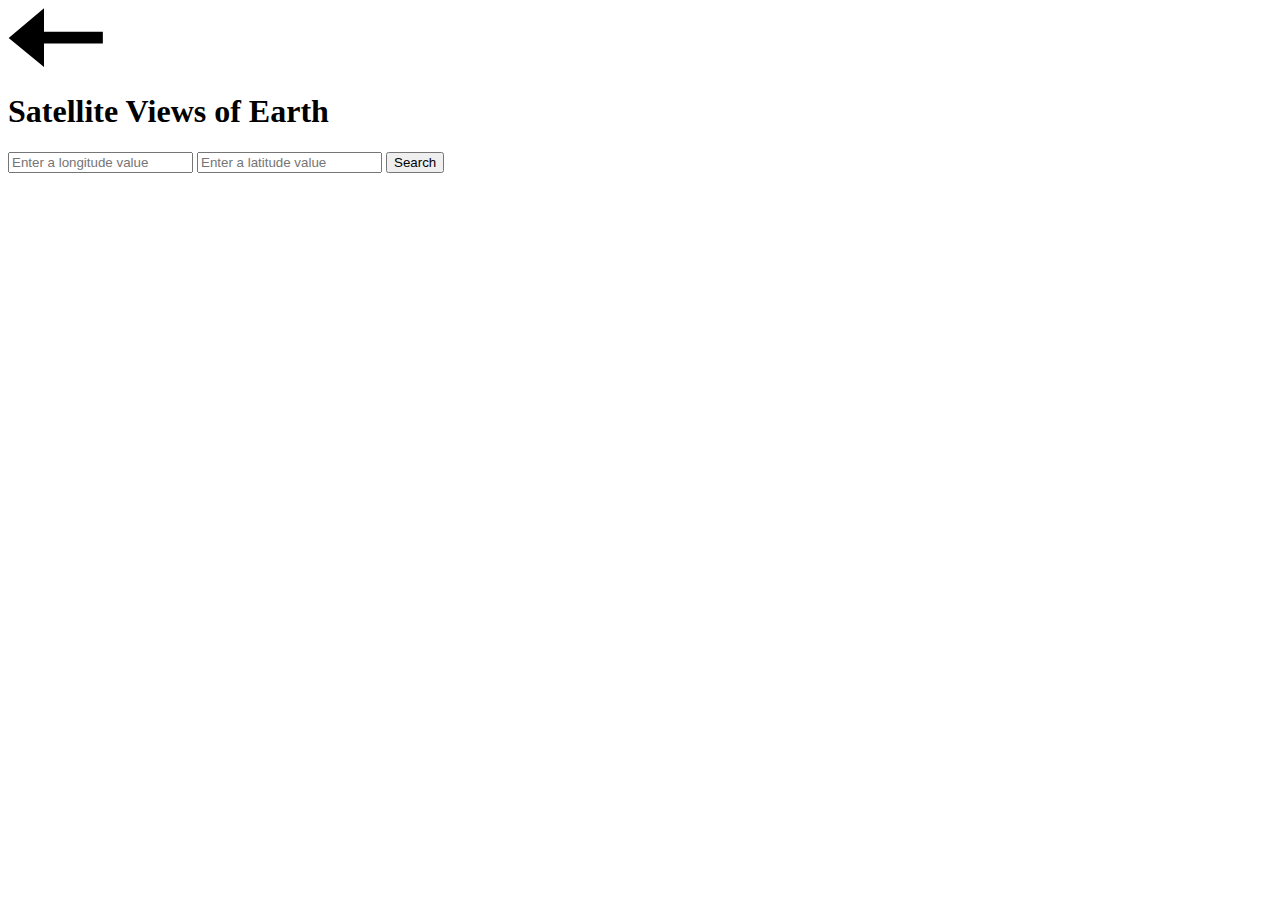
<file: earth.html>
<!DOCTYPE html>
<html lang="en">

<head>
    <meta charset="UTF-8">
    <meta name="viewport" content="width=device-width, initial-scale=1.0">
    <title>Document</title>
    <link rel="stylesheet" href="index.css">


</head>

<body class="earth-body">
    <header>
        <a href="landing.html">
            <img src="images/back arrow.svg" class="back-arrow" alt="back-arrow" href="landing.html">
        </a>
    </header>
    
    <nav class="planet-nav">
        <a class="sub-orb moon-orb pos-1" href="moon.html"></a>
        <a class="sub-orb mars-orb pos-2" href="mars.html"></a>
        <div class="main-orb earth-orb"></div>
    </nav>

    <form id="form" onsubmit="earthSearchFunction(event)">
        <h1>Satellite Views of Earth</h1>
        <!-- between -180 and 180 -->
        <input type="text" name="longitude" id="longitude" placeholder="Enter a longitude value"  required/>
        <!-- between -90 and 90 -->
        <input type="text" name="latitude" id="latitude" placeholder="Enter a latitude value"  required/>
        <button type="submit">Search</button>

        <!-- suggested search coordinates can be shown to the user -->
    </form>

    <div id="container"></div>

    <script src="script.js"></script>
</body>

</html>
</file>
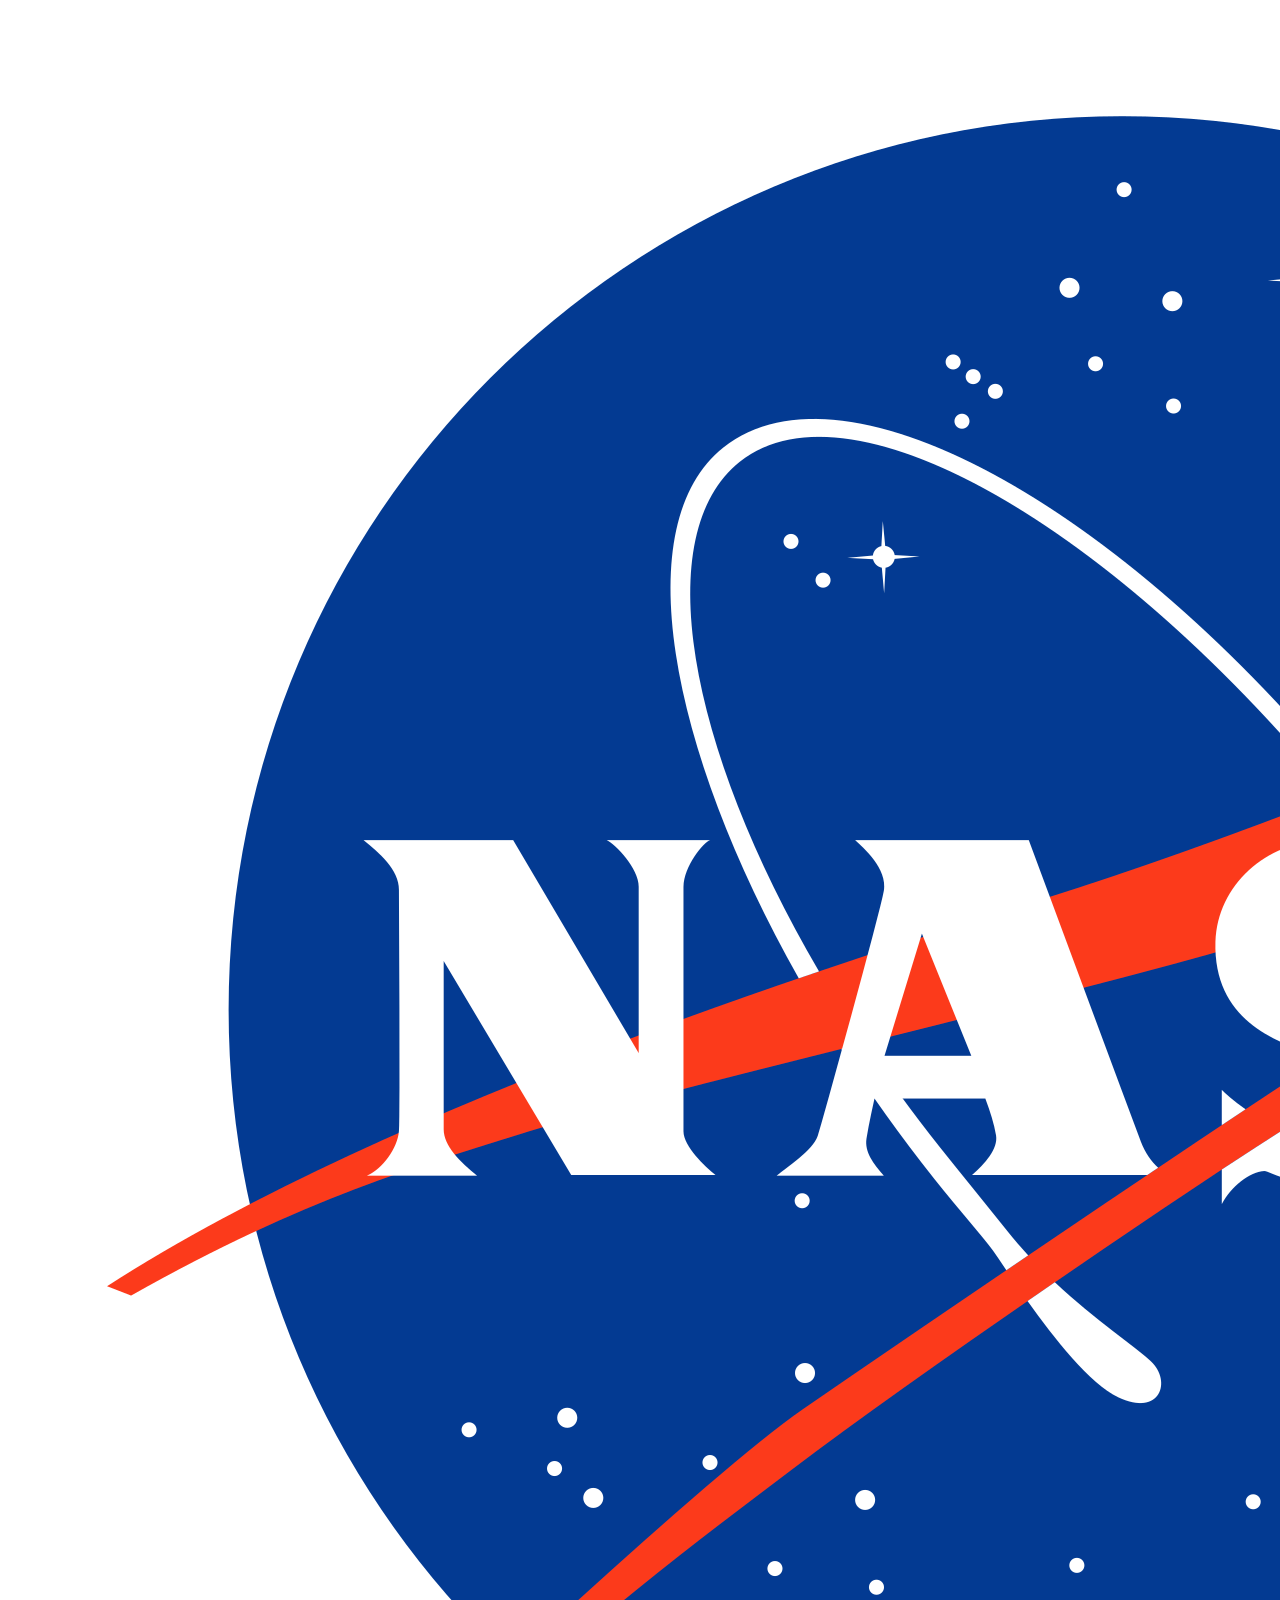
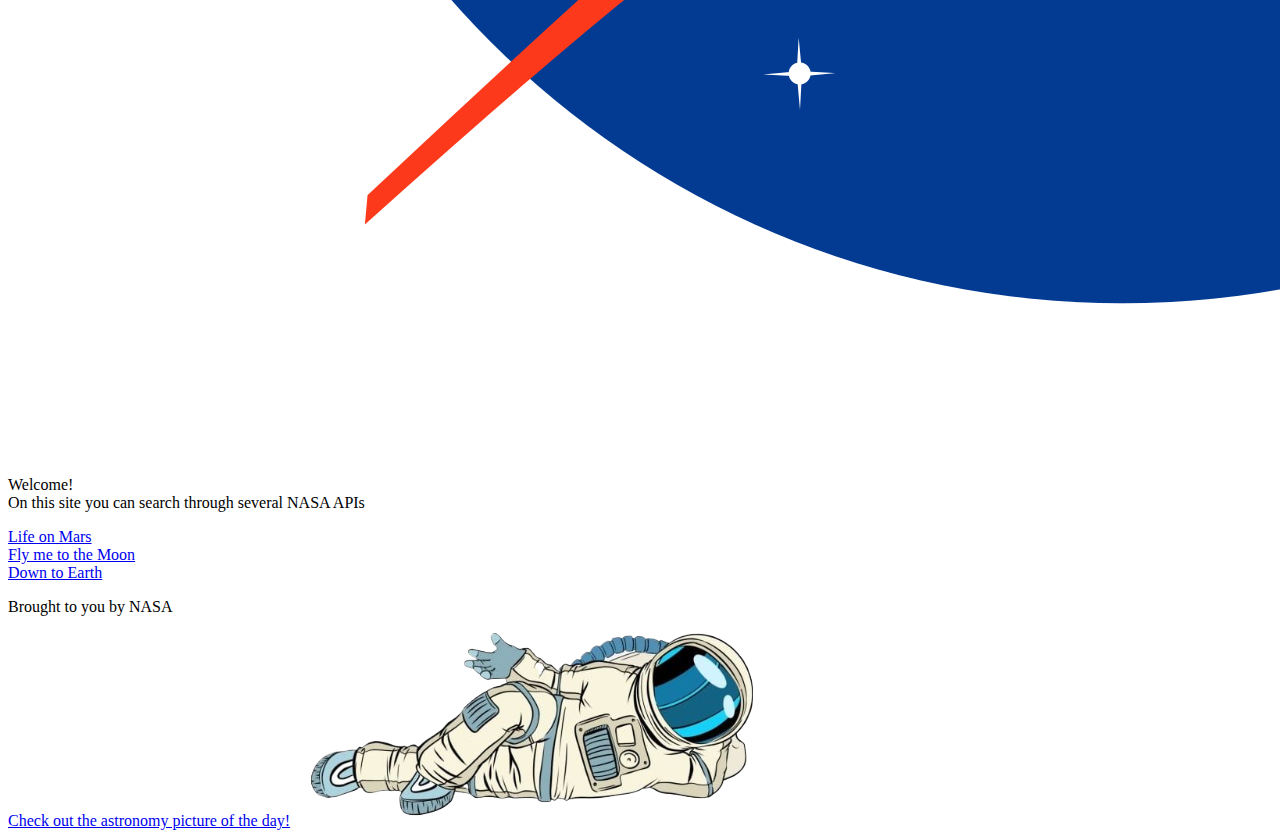
<file: landing.html>
<!DOCTYPE html>
<html lang="en">

<head>
    <meta charset="UTF-8">
    <meta name="viewport" content="width=device-width, initial-scale=1.0">
    <title>Document</title>
    <link rel="stylesheet" href="index.css">

</head>

<body class="landing-body">
    <header>
        <img src="images/NASA_logo.svg.png" alt="NASA logo" id="nasa-logo">
        <p>
            Welcome!<br>
            On this site you can search through several NASA APIs
        </p>
    </header>

    <nav id="home-nav">
        <div class="landing-container mars-nav">
            <div class="text-box"><a href="mars.html">Life on Mars</a></div>
        </div>
        <div class="landing-container nasa-nav">
            <div class="text-box"><a href="moon.html">Fly me to the Moon</a></div>
        </div>
        <div class="landing-container earth-nav">
            <div class="text-box"><a href="earth.html">Down to Earth</a></div>
        </div>
    </nav>

    <footer>
        <p>Brought to you by NASA</p>
        <div class="apod-nav">
            <a href="apod.html">Check out the astronomy picture of the day!</a>
            <img src="images/astronaut.png" alt="astronaut" id="astronaut">
        </div>
    </footer>

    <script src="script.js"></script>
</body>

</html>
</file>
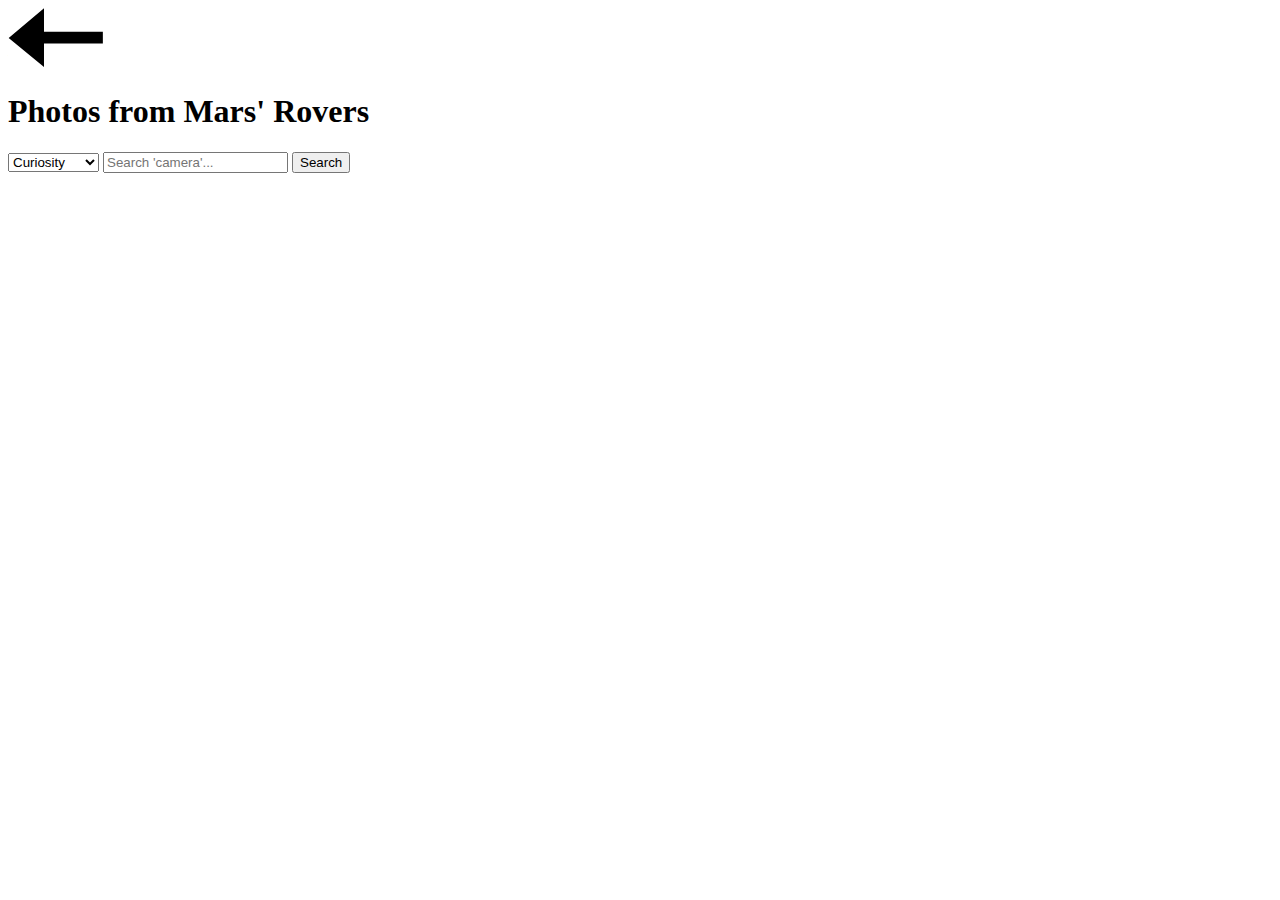
<file: mars.html>
<!DOCTYPE html>
<html lang="en">

<head>
    <meta charset="UTF-8">
    <meta name="viewport" content="width=device-width, initial-scale=1.0">
    <title>Document</title>
    <link rel="stylesheet" href="index.css">
</head>

<body class="mars-body">

    <header>
        <a href="landing.html">
            <img src="images/back arrow.svg" class="back-arrow" alt="back-arrow" href="landing.html">
        </a>
    </header>

    <nav class="planet-nav">
        <a class="sub-orb earth-orb pos-1" href="earth.html"></a>
        <a class="sub-orb moon-orb pos-2" href="moon.html"></a>
        <div class="main-orb mars-orb"></div>
    </nav>

    <form id="form" onsubmit="marsSearchFunction(event)">
        <h1>Photos from Mars' Rovers</h1>
        <select name="rovers" id="rovers">
            <option value="Curiosity">Curiosity</option>
            <option value="Opportunity">Opportunity</option>
            <option value="Spirit">Spirit</option>
        </select>
        <input type="text" name="search" id="search" placeholder="Search 'camera'..." />
        <button type="submit">Search</button>

        <!-- filter buttons ex. pick a rover -->
    </form>

    <div id="container"></div>

    <script src="script.js"></script>
</body>

</html>
</file>
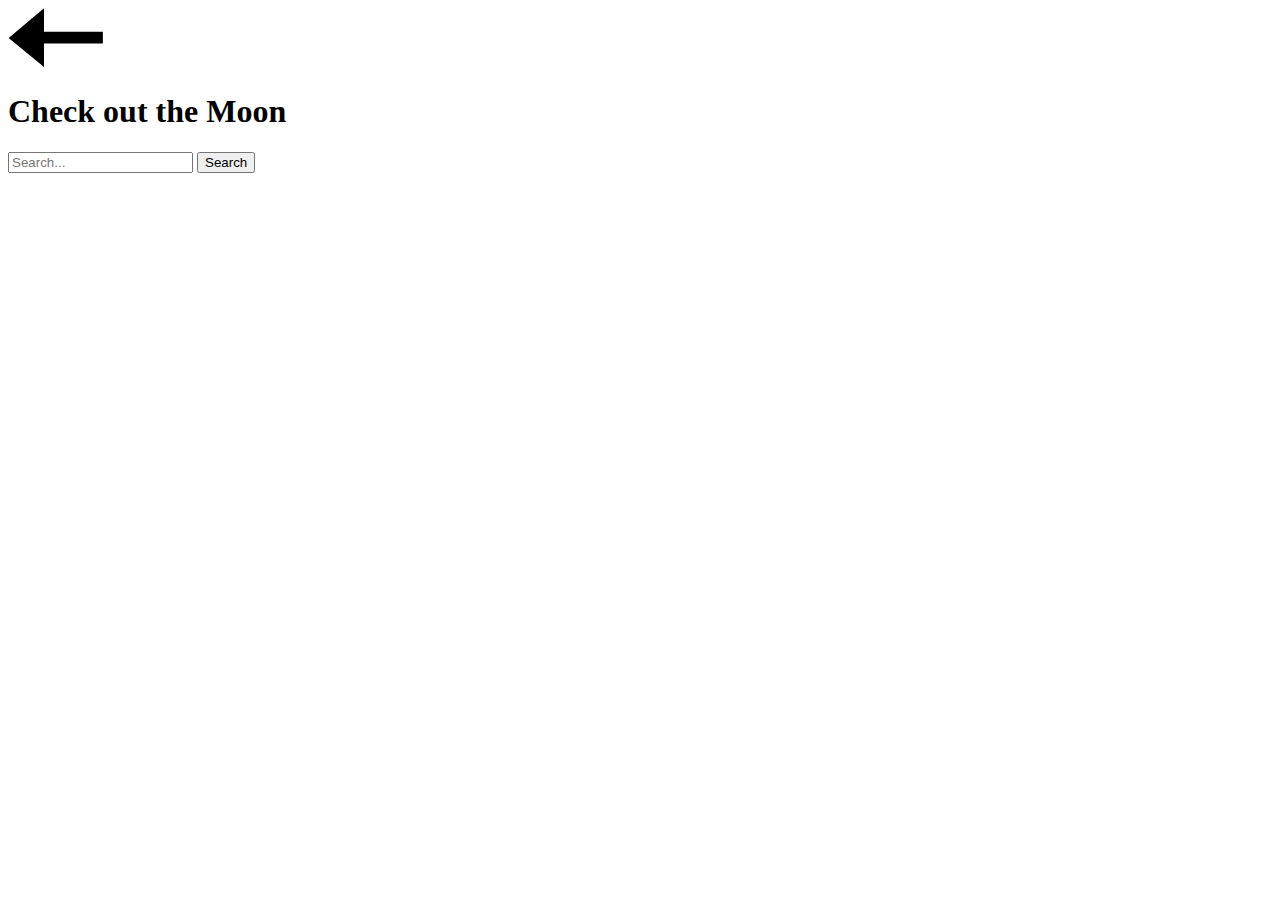
<file: moon.html>
<!DOCTYPE html>
<html lang="en">

<head>
    <meta charset="UTF-8">
    <meta name="viewport" content="width=device-width, initial-scale=1.0">
    <title>Document</title>
    <link rel="stylesheet" href="index.css">

</head>

<body class="moon-body">
    <header class="moon-header">
        <a href="landing.html">
            <img src="images/back arrow.svg" class="back-arrow" alt="back-arrow" href="landing.html">
        </a>
    </header>

    <nav class="planet-nav">
        <a class="sub-orb mars-orb pos-1" href="mars.html"></a>
        <a class="sub-orb earth-orb pos-2" href="earth.html"></a>
        <div class="main-orb moon-orb"></div>
    </nav>

    <form id="form" onsubmit="searchFunction(event)">
        <h1>Check out the Moon</h1>
        <input type="text" name="search" id="search" placeholder="Search..." />
        <button type="submit">Search</button>

        <!-- filter buttons can be added here -->
    </form>

    <div id="outer-container">
        <div id="inner-container"></div>
    </div>
    <script src="script.js"></script>
</body>

</html>
</file>
<file: index.css>
/* fonts */
@font-face {
  font-family: 'Ethnocentric';
  src: url(fonts/ethnocentric/ethnocentric\ rg.otf);
}

@font-face {
  font-family: 'Nobody Talks';
  src: url(fonts/nobody_talks/Nobody\ Talks.otf);
}

@font-face {
  font-family: 'Smart Talk';
  src: url(fonts/smart_talk/Smart\ Talk.ttf);
}

@font-face {
  font-family: 'Nulshock';
  src: url(fonts/nulshock/nulshock\ bd.otf);
}



/* mobile screen 480x845 */
@media screen and (max-width: 480px) and (min-height: 845px) {

  body {
    background-color: rgb(167, 171, 175);
  }

  /* landing page */

  .landing-body {
    height: 100vh;
    margin: 0;
    padding: 0;
  }

  .landing-body,
  .apod-body {
    background-color: rgba(240, 248, 255, 0.068);
    background-blend-mode: lighten;
    background-image: url(images/landing-background.jpg);
    background-size: cover;
    font-family: 'Nulshock';
  }

  header {
    width: 100%;
    height: 12vh;
    background-color: rgb(204, 204, 204);
  }

  /* nasa svg */
  header #nasa-logo {
    float: left;
    width: 20%;
    margin: 2%;
  }

  header p {
    float: right;
    width: 335px;
    font-size: 15px;
    margin: 20px 5px;
  }

  /* landing page nav to search pages */
  #home-nav .landing-container {
    width: 96%;
    height: 206px;
    border: 1px black solid;
    margin: 1% 2%;
  }

  #home-nav a {
    font-family: 'Ethnocentric';
    color: aliceblue;
    text-decoration: none;
  }

  #home-nav .nasa-nav {
    background-size: cover;
    background-image: url(images/moon.avif);
    background-position: 0% 37%;
  }

  #home-nav .mars-nav {
    background-size: cover;
    background-image: url(images/mars-nav.jpg);
  }

  #home-nav .earth-nav {
    background-size: cover;
    background-image: url(images/earth2.avif);
  }

  #home-nav .text-box {
    width: 250px;
    height: 36px;
    background-color: tomato;
    border: 1px black solid;
    position: absolute;
    margin: 27% 20%;
    text-align: center;
    padding-top: 15px;
    border-radius: 12px;
  }

  footer {
    width: 100%;
    height: 12vh;
    background-color: rgb(204, 204, 204);
    position: fixed;
  }

  footer p {
    float: left;
    margin: 5%;
    width: 90px;
    text-align: center;
  }

  footer .apod-nav {
    width: 50%;
    height: 100%;
    float: right;
  }

  .apod-nav a {
    transform: rotate(-12deg);
    position: absolute;
    width: 130px;
    margin: 9px -3px;
    font-family: 'Smart Talk';
    font-size: 20px;
    text-decoration: none;
  }

  footer #astronaut {
    width: 40%;
    position: absolute;
    margin: 7% 13%;
  }


  /* search pages */

  .mars-body {
    background-image: url(images/mars-background.webp);
    background-size: cover;
    background-position: 25% 17%;
  }

  .moon-body {
    background-image: url(images/moon-background.webp);
    background-position: 5% 0%;
    background-attachment: fixed;
  }

  .earth-body {
    background-image: url(images/earth-background.webp);
    background-size: 100%;
    background-attachment: fixed;
  }

  .mars-body header,
  .moon-body header,
  .earth-body header,
  .apod-body header {
    height: 50px;
    background-color: rgba(240, 248, 255, 0);
    border: none;
  }

  .apod-body header {
    text-align: left;
  }

  .back-arrow {
    height: 50px;
    opacity: 40%;
    filter: invert(85%) brightness(92%);
  }

  .planet-nav {
    width: 460px;
    height: 230px;
    padding-top: 5%;
  }

  /* center planet */
  .main-orb {
    width: 200px;
    height: 200px;
    border-radius: 50%;
    position: absolute;
    margin: 0 26.5%;
  }

  /* planets to left and right of the center planet */
  .sub-orb {
    width: 100px;
    height: 100px;
    border-radius: 50%;
    filter: blur(0.5px);
    animation: pulse 10s 2s;
    
  }

  /* pulse and glow animation to signal clickability */
  @keyframes pulse {
    50% {box-shadow: 0px 0px 30px 4px rgb(8, 175, 175);}
    15% {
      transform: scale(1.05);
    }
  
    to {
      transform: scale(1);
    }
  }

  /* leftmost planet */
  .pos-1 {
    margin-left: 50px;
    position: absolute;
  }

  /* rightmost planet */
  .pos-2 {
    margin-left: 300px;
    position: absolute;
  }

  .mars-orb {
    background-size: cover;
    background-image: url(images/mars-orb.png);
  }

  .moon-orb {
    background-image: url(images/moon-orb.png);
    background-size: cover;
  }

  .earth-orb {
    background-size: cover;
    background-image: url(images/earth-orb.png);
  }

  /* holds all search result images */
  .image-container {
    width: 400px;
  }

  form {
    background-color: rgba(240, 248, 255, 0.774);
    text-align: center;
    border-radius: 3%;
    padding: 1%;
  }

  .mars-body form {
    background-color: rgba(199, 137, 23, 0.685);
  }

  .earth-body form {
    background-color: rgba(36, 148, 139, 0.644);
  }

  .mars-body h1,
  .moon-body h1,
  .earth-body h1 {
    font-family: 'Nobody Talks';
    font-size: 28px;
  }

  .apod-body h1 {
    background-color: rgba(240, 248, 255, 0.514);
  }

  /* special container used on the moon page to hold the buttons */
  #inner-container {
    padding-bottom: 20px;
    margin-top: 15px;
    padding: 10px 0;
  }

  #button-field {
    text-align: center;
  }

  #result-container {
    background-color: rgba(240, 248, 255, 0.664);
    text-align: center;
    margin-top: 15px;
    padding: 10px 30px;
    border-radius: 5%;
  }

  #result-container p {
    font-family: 'Smart Talks';
  }

  .mars-body #result-container {
    background-color: rgba(199, 137, 23, 0.685);
  }

  .earth-body #result-container {
    background: linear-gradient(180deg, rgba(31, 56, 99, .8) 0%, rgba(35, 81, 64, .9) 100%);
    color: rgb(214, 219, 224);
  }

  .moon-body #result-container {
    background: linear-gradient(180deg, #E6E6E6 0%, rgba(95, 95, 95, 0.56) 100%);
    padding: 10px 24px;
  }

  .earth-body #result-container a {
    color: aliceblue;
  }

  #APOD-button {
    padding: 1em;
    background-color: black;
    border: 1px solid white;
    color: aliceblue;
    font-family: 'Nulshock';
  }
}
</file>
